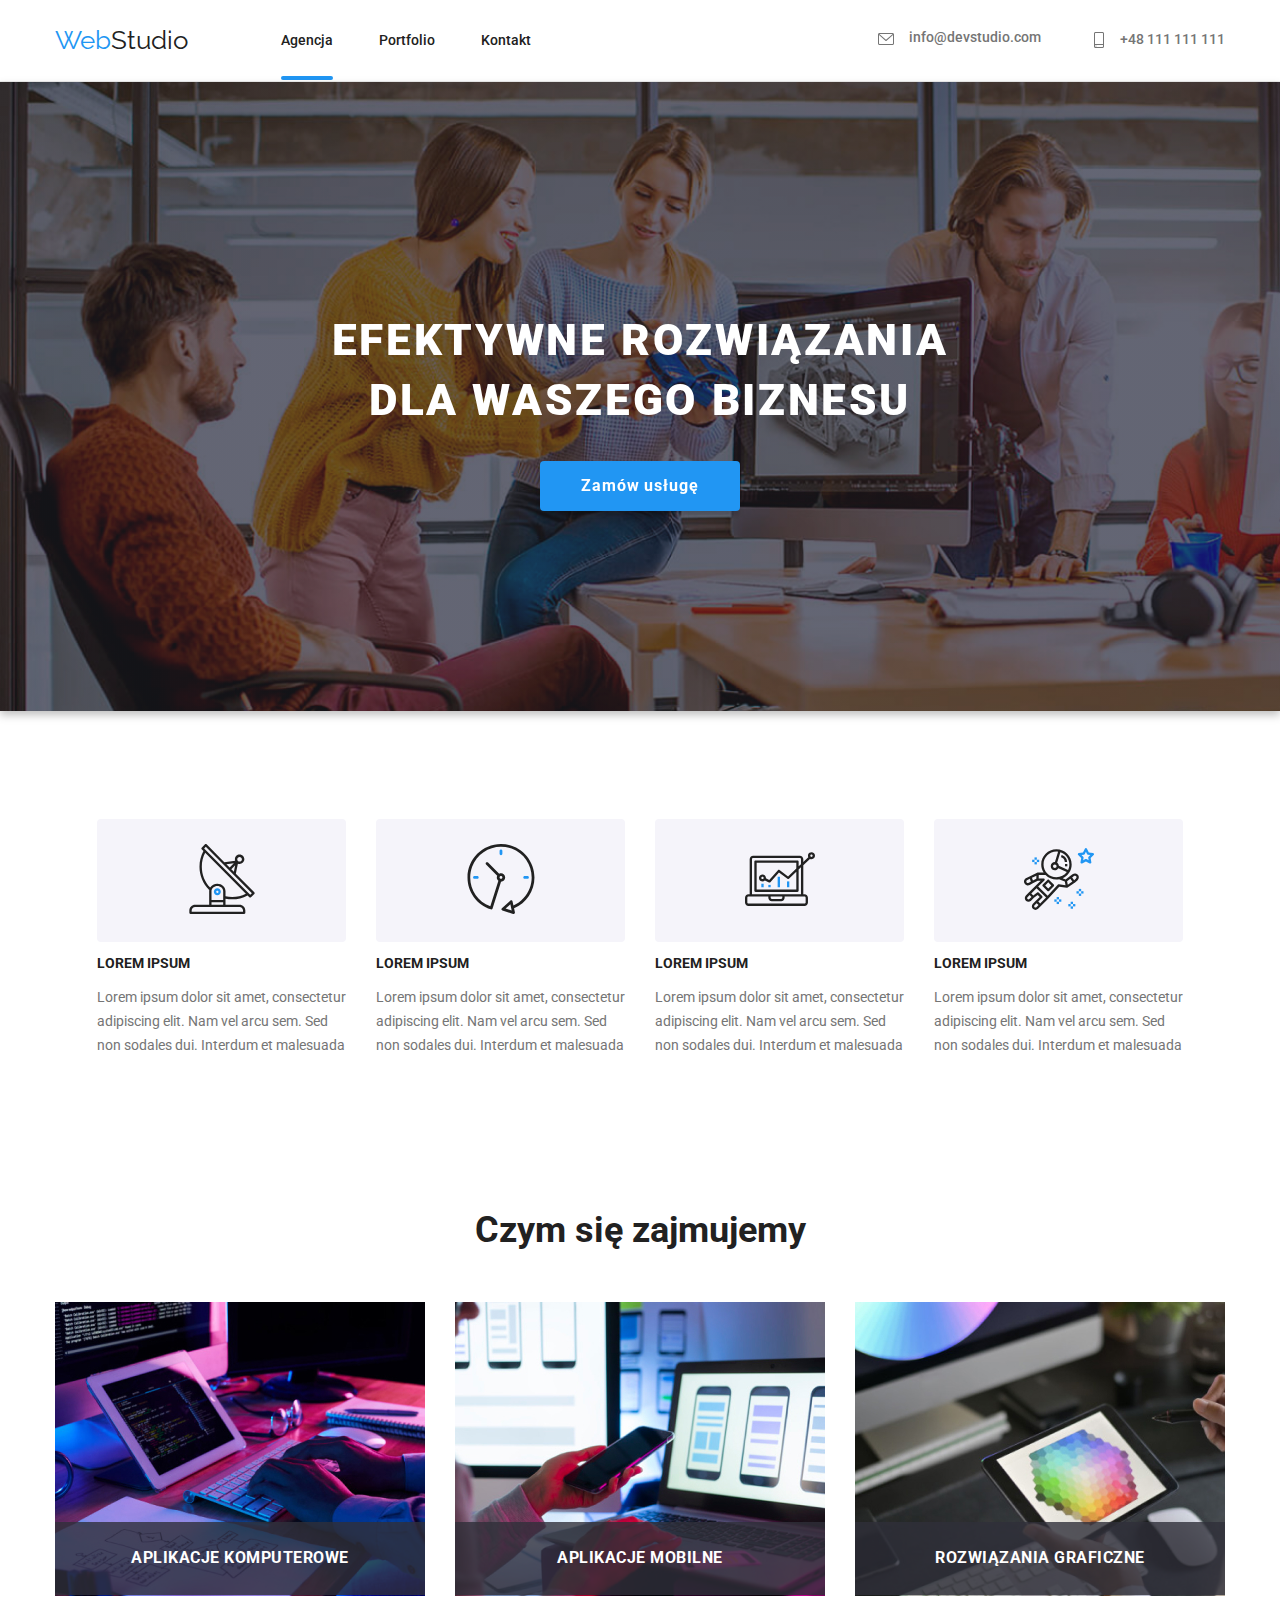
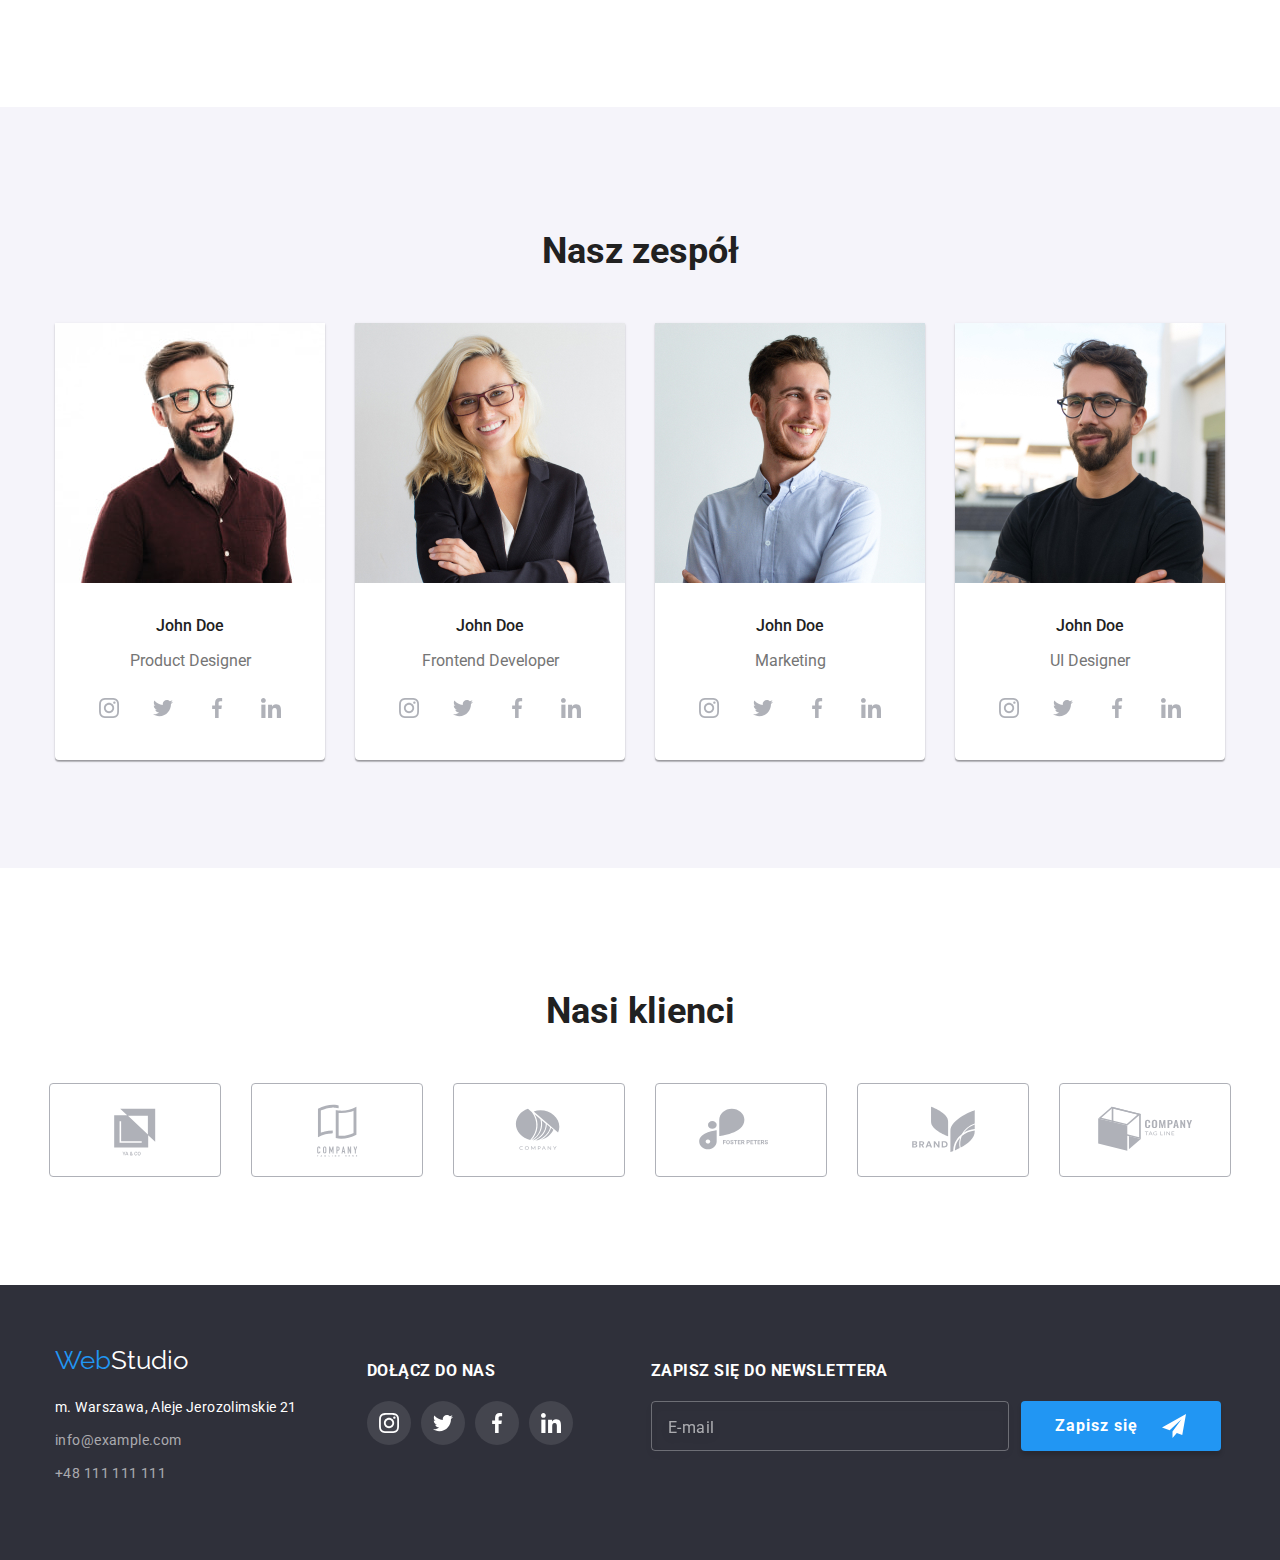
<file: index.html>
<!DOCTYPE html>
<html lang="pl">
  <head>
    <meta charset="UTF-8" />
    <meta http-equiv="X-UA-Compatible" content="IE=edge" />
    <meta name="viewport" content="width=device-width, initial-scale=1.0" />
    <title>Main page</title>
    <link rel="preconnect" href="https://fonts.googleapis.com" />
    <link rel="preconnect" href="https://fonts.gstatic.com" crossorigin />
    <link
      href="https://fonts.googleapis.com/css2?family=Raleway:wght@700&family=Roboto:wght@400;500;700;900&display=swap"
      rel="stylesheet"
    />
    <link
      rel="stylesheet"
      href="https://cdnjs.cloudflare.com/ajax/libs/modern-normalize/1.0.0/modern-normalize.min.css"
    />
    <link rel="stylesheet" href="./css/styles.css" />
  </head>
  <body>
    <header>
      <div class="container header-wrapper">
        <a href="./index.html" class="logo"
          ><span class="highlight">Web</span>Studio</a
        >
        <nav>
          <ul class="header-nav list-style">
            <li>
              <a href="./index.html" class="nav-link active-now">Agencja</a>
            </li>
            <li>
              <a href="./portfolio.html" class="nav-link">Portfolio</a>
            </li>
            <li><a href="#" class="nav-link">Kontakt</a></li>
          </ul>
        </nav>
        <ul class="header-contacts list-style">
          <li>
            <a href="mailto:info@devstudio.com" class="header-contact"
              ><svg class="header-contact-icon" width="20" height="16">
                <use href="./images/icons.svg#icon-envelope"></use>
              </svg>
              info@devstudio.com
            </a>
          </li>
          <li>
            <a href="tel:48111111111" class="header-contact"
              ><svg class="header-contact-icon" width="16" height="22">
                <use href="./images/icons.svg#icon-smartphone"></use>
              </svg>
              +48 111 111 111
            </a>
          </li>
        </ul>
      </div>
    </header>

    <main>
      <section class="section first-section">
        <div class="container">
          <h1 class="first-headline">
            EFEKTYWNE ROZWIĄZANIA <br />DLA WASZEGO BIZNESU
          </h1>
          <button type="button" class="main-button" data-modal-open>
            Zamów usługę
          </button>
        </div>
      </section>

      <section class="section">
        <div class="container">
          <h2 class="hide">Informacje wstępne</h2>
          <ul class="lorem-list list-style">
            <li>
              <div class="lorem-icons">
                <svg width="70" height="70">
                  <use href="./images/icons.svg#icon-antenna-1"></use>
                </svg>
              </div>
              <h3 class="heading-lorem">LOREM IPSUM</h3>
              <p class="lorem-text">
                Lorem ipsum dolor sit amet, consectetur<br />
                adipiscing elit. Nam vel arcu sem. Sed <br />
                non sodales dui. Interdum et malesuada
              </p>
            </li>
            <li>
              <div class="lorem-icons">
                <svg width="70" height="70">
                  <use href="./images/icons.svg#icon-clock-1"></use>
                </svg>
              </div>
              <h3 class="heading-lorem">LOREM IPSUM</h3>
              <p class="lorem-text">
                Lorem ipsum dolor sit amet, consectetur<br />
                adipiscing elit. Nam vel arcu sem. Sed <br />
                non sodales dui. Interdum et malesuada
              </p>
            </li>
            <li>
              <div class="lorem-icons">
                <svg width="70" height="70">
                  <use href="./images/icons.svg#icon-diagram-1"></use>
                </svg>
              </div>
              <h3 class="heading-lorem">LOREM IPSUM</h3>
              <p class="lorem-text">
                Lorem ipsum dolor sit amet, consectetur<br />
                adipiscing elit. Nam vel arcu sem. Sed <br />
                non sodales dui. Interdum et malesuada
              </p>
            </li>
            <li>
              <div class="lorem-icons">
                <svg width="70" height="70">
                  <use href="./images/icons.svg#icon-astronaut-1"></use>
                </svg>
              </div>
              <h3 class="heading-lorem">LOREM IPSUM</h3>
              <p class="lorem-text">
                Lorem ipsum dolor sit amet, consectetur<br />
                adipiscing elit. Nam vel arcu sem. Sed <br />
                non sodales dui. Interdum et malesuada
              </p>
            </li>
          </ul>
        </div>
      </section>

      <section class="section doing-section">
        <div class="container">
          <h2 class="h2-position">Czym się zajmujemy</h2>
          <ul class="doing-images list-style">
            <li class="psr">
              <img
                src="./images/box_1.jpg"
                alt="programista koduje"
                width="370"
                height="294"
              />
              <div>
                <h3 class="doing-img-description">APLIKACJE KOMPUTEROWE</h3>
              </div>
            </li>
            <li class="psr">
              <img
                src="./images/box_2.jpg"
                alt="kobieta projektuje aplikacje na telefon"
                width="370"
                height="294"
              />
              <div>
                <h3 class="doing-img-description">APLIKACJE MOBILNE</h3>
              </div>
            </li>
            <li class="psr">
              <img
                src="./images/box_3.jpg"
                alt="ktoś trzyma tablet i wybiera kolor"
                width="370"
                height="294"
              />
              <div>
                <h3 class="doing-img-description">ROZWIĄZANIA GRAFICZNE</h3>
              </div>
            </li>
          </ul>
        </div>
      </section>

      <section class="section main-light-background">
        <div class="container">
          <h2 class="h2-position">Nasz zespół</h2>
          <ul class="team-list list-style">
            <li class="team-li">
              <img
                src="./images/1_product_designer.jpg"
                alt="mężczyzna product designer"
                width="270"
                height="260"
              />
              <div class="team-description">
                <h3 class="full-name">John Doe</h3>
                <p class="profession">Product Designer</p>
                <ul class="list-style social-list">
                  <li class="social-li">
                    <a class="social-link" href="#">
                      <svg class="social-icon" width="20" height="20">
                        <use href="./images/icons.svg#icon-instagram-2"></use>
                      </svg>
                    </a>
                  </li>
                  <li>
                    <a class="social-link" href="#">
                      <svg class="social-icon" width="20" height="20">
                        <use href="./images/icons.svg#icon-twitter-1"></use>
                      </svg>
                    </a>
                  </li>
                  <li>
                    <a class="social-link" href="#">
                      <svg class="social-icon" width="20" height="20">
                        <use href="./images/icons.svg#icon-facebook-1"></use>
                      </svg>
                    </a>
                  </li>
                  <li>
                    <a class="social-link" href="#">
                      <svg class="social-icon" width="20" height="20">
                        <use href="./images/icons.svg#icon-linkedin-1"></use>
                      </svg>
                    </a>
                  </li>
                </ul>
              </div>
            </li>
            <li class="team-li">
              <img
                src="./images/2_frontend_developer.jpg"
                alt="kobieta frontend developer"
                width="270"
                height="260"
              />
              <div class="team-description">
                <h3 class="full-name">John Doe</h3>
                <p class="profession">Frontend Developer</p>
                <ul class="list-style social-list">
                  <li class="social-li">
                    <a class="social-link" href="#">
                      <svg class="social-icon" width="20" height="20">
                        <use href="./images/icons.svg#icon-instagram-2"></use>
                      </svg>
                    </a>
                  </li>
                  <li>
                    <a class="social-link" href="#">
                      <svg class="social-icon" width="20" height="20">
                        <use href="./images/icons.svg#icon-twitter-1"></use>
                      </svg>
                    </a>
                  </li>
                  <li>
                    <a class="social-link" href="#">
                      <svg class="social-icon" width="20" height="20">
                        <use href="./images/icons.svg#icon-facebook-1"></use>
                      </svg>
                    </a>
                  </li>
                  <li>
                    <a class="social-link" href="#">
                      <svg class="social-icon" width="20" height="20">
                        <use href="./images/icons.svg#icon-linkedin-1"></use>
                      </svg>
                    </a>
                  </li>
                </ul>
              </div>
            </li>
            <li class="team-li">
              <img
                src="./images/3_marketing.jpg"
                alt="mężczyzna marketing"
                width="270"
                height="260"
              />
              <div class="team-description">
                <h3 class="full-name">John Doe</h3>
                <p class="profession">Marketing</p>
                <ul class="list-style social-list">
                  <li class="social-li">
                    <a class="social-link" href="#">
                      <svg class="social-icon" width="20" height="20">
                        <use href="./images/icons.svg#icon-instagram-2"></use>
                      </svg>
                    </a>
                  </li>
                  <li>
                    <a class="social-link" href="#">
                      <svg class="social-icon" width="20" height="20">
                        <use href="./images/icons.svg#icon-twitter-1"></use>
                      </svg>
                    </a>
                  </li>
                  <li>
                    <a class="social-link" href="#">
                      <svg class="social-icon" width="20" height="20">
                        <use href="./images/icons.svg#icon-facebook-1"></use>
                      </svg>
                    </a>
                  </li>
                  <li>
                    <a class="social-link" href="#">
                      <svg class="social-icon" width="20" height="20">
                        <use href="./images/icons.svg#icon-linkedin-1"></use>
                      </svg>
                    </a>
                  </li>
                </ul>
              </div>
            </li>
            <li class="team-li">
              <img
                src="./images/4_ui_designer.jpg"
                alt="mężczyzna ui designer"
                width="270"
                height="260"
              />
              <div class="team-description">
                <h3 class="full-name">John Doe</h3>
                <p class="profession">UI Designer</p>
                <ul class="list-style social-list">
                  <li class="social-li">
                    <a class="social-link" href="#">
                      <svg class="social-icon" width="20" height="20">
                        <use href="./images/icons.svg#icon-instagram-2"></use>
                      </svg>
                    </a>
                  </li>
                  <li>
                    <a class="social-link" href="#">
                      <svg class="social-icon" width="20" height="20">
                        <use href="./images/icons.svg#icon-twitter-1"></use>
                      </svg>
                    </a>
                  </li>
                  <li>
                    <a class="social-link" href="#">
                      <svg class="social-icon" width="20" height="20">
                        <use href="./images/icons.svg#icon-facebook-1"></use>
                      </svg>
                    </a>
                  </li>
                  <li>
                    <a class="social-link" href="#">
                      <svg class="social-icon" width="20" height="20">
                        <use href="./images/icons.svg#icon-linkedin-1"></use>
                      </svg>
                    </a>
                  </li>
                </ul>
              </div>
            </li>
          </ul>
        </div>
      </section>

      <section class="section">
        <div class="container">
          <h2 class="h2-position">Nasi klienci</h2>
          <div>
            <ul class="list-style client-list">
              <li class="client-icons">
                <a class="client-link" href="#">
                  <svg width="170" height="92">
                    <use href="./images/icons.svg#icon-Client-1"></use>
                  </svg>
                </a>
              </li>
              <li class="client-icons">
                <a class="client-link" href="#">
                  <svg width="170" height="92">
                    <use href="./images/icons.svg#icon-Client-2"></use>
                  </svg>
                </a>
              </li>
              <li class="client-icons">
                <a class="client-link" href="#">
                  <svg width="170" height="92">
                    <use href="./images/icons.svg#icon-Client-3"></use>
                  </svg>
                </a>
              </li>
              <li class="client-icons">
                <a class="client-link" href="#">
                  <svg width="170" height="92">
                    <use href="./images/icons.svg#icon-Client-4"></use>
                  </svg>
                </a>
              </li>
              <li class="client-icons">
                <a class="client-link" href="#">
                  <svg width="170" height="92">
                    <use href="./images/icons.svg#icon-Client-5"></use>
                  </svg>
                </a>
              </li>
              <li class="client-icons">
                <a class="client-link" href="#">
                  <svg width="170" height="92">
                    <use href="./images/icons.svg#icon-Client-6"></use>
                  </svg>
                </a>
              </li>
            </ul>
          </div>
        </div>
      </section>
    </main>

    <footer class="footer">
      <div class="container">
        <div class="footer-left">
          <a href="./index.html" class="logo-footer"
            ><span class="highlight">Web</span>Studio</a
          >
          <address>
            <ul class="address-list list-style">
              <li>
                <a
                  href="https://goo.gl/maps/UYu189t7c9yPTh1o7"
                  target="_blank"
                  class="address"
                  >m. Warszawa, Aleje Jerozolimskie 21</a
                >
              </li>
              <li class="mail-footer">
                <a href="mailto:info@example.com" class="footer-contact"
                  >info@example.com</a
                >
              </li>
              <li>
                <a href="tel:48111111111" class="footer-contact"
                  >+48 111 111 111</a
                >
              </li>
            </ul>
          </address>
        </div>

        <div class="footer-middle">
          <h3 class="footer-text">DOŁĄCZ DO NAS</h3>
          <ul class="list-style footer-social-list">
            <li class="footer-social-li">
              <a class="footer-social-link" href="#">
                <svg class="social-icon" width="20" height="20">
                  <use href="./images/icons.svg#icon-instagram-2"></use>
                </svg>
              </a>
            </li>
            <li class="footer-social-li">
              <a class="footer-social-link" href="#">
                <svg class="social-icon" width="20" height="20">
                  <use href="./images/icons.svg#icon-twitter-1"></use>
                </svg>
              </a>
            </li>
            <li class="footer-social-li">
              <a class="footer-social-link" href="#">
                <svg class="social-icon" width="20" height="20">
                  <use href="./images/icons.svg#icon-facebook-1"></use>
                </svg>
              </a>
            </li>
            <li>
              <a class="footer-social-link" href="#">
                <svg class="social-icon" width="20" height="20">
                  <use href="./images/icons.svg#icon-linkedin-1"></use>
                </svg>
              </a>
            </li>
          </ul>
        </div>

        <div class="footer-right">
          <h3 class="footer-text">ZAPISZ SIĘ DO NEWSLETTERA</h3>
          <form class="footer-form">
            <label>
              <input
                class="footer-input"
                type="email"
                name="footer-form-email"
                placeholder="E-mail"
              />
            </label>
            <button type="submit" class="footer-form-btn">
              Zapisz się<svg class="footer-send-icon" width="24" height="24">
                <use href="./images/icons.svg#icon-send"></use>
              </svg>
            </button>
          </form>
        </div>
      </div>
    </footer>
    <div class="backdrop is-hidden" data-modal>
      <div class="modal">
        <button type="button" class="modal-close-btn" data-modal-close>
          <svg class="modal-close-icon" width="18" height="18">
            <use href="./images/icons.svg#icon-close-1"></use>
          </svg>
        </button>
        <form class="modal-form">
          <p class="form-title">Zostaw swoje dane w formularzu poniżej</p>
          <fieldset class="fieldset">
            <label for="name">Imię</label>
            <input
              class="form-personal-input"
              type="text"
              name="user-name"
              id="name"
            />
            <svg class="form-icon" width="18" height="18">
              <use href="./images/icons.svg#icon-person-black"></use>
            </svg>
          </fieldset>
          <fieldset class="fieldset">
            <label for="phone">Telefon</label>
            <input
              class="form-personal-input"
              type="tel"
              name="user-phone-number"
              id="phone"
              pattern="[0-9]{3}-[0-9]{3}-[0-9]{3}"
            />
            <svg class="form-icon" width="18" height="18">
              <use href="./images/icons.svg#icon-phone-black"></use>
            </svg>
          </fieldset>
          <fieldset class="fieldset">
            <label for="mail">Email</label>
            <input
              class="form-personal-input"
              type="email"
              name="user-email"
              id="mail"
            />
            <svg class="form-icon" width="18" height="18">
              <use href="./images/icons.svg#icon-email-black"></use>
            </svg>
          </fieldset>

          <fieldset class="fieldset user-comment">
            <label for="comment">Komentarz</label>
            <textarea class="textarea" placeholder="Wprowadź tekst"></textarea>
          </fieldset>
          <label class="legal-checkbox">
            <input
              class="checkbox"
              type="checkbox"
              name="rules-and-privacy-policy"
              id="legal"
            />
            <svg class="checkbox-icon" width="16" height="15">
              <use href="./images/icons.svg#icon-checkbox"></use>
            </svg>
            <svg class="checked-icon" width="16" height="15">
              <use href="./images/icons.svg#icon-checked"></use>
            </svg>
            <p class="checkbox-text">
              Oświadczam iż akceptuję <a href="#">Regulamin</a> i
              <a href="#">Politykę Prywatności</a>.
            </p>
          </label>
          <button class="modal-form-button" type="submit">Wyślij</button>
        </form>
      </div>
    </div>

    <script src="./js/modal.js"></script>
  </body>
</html>
</file>
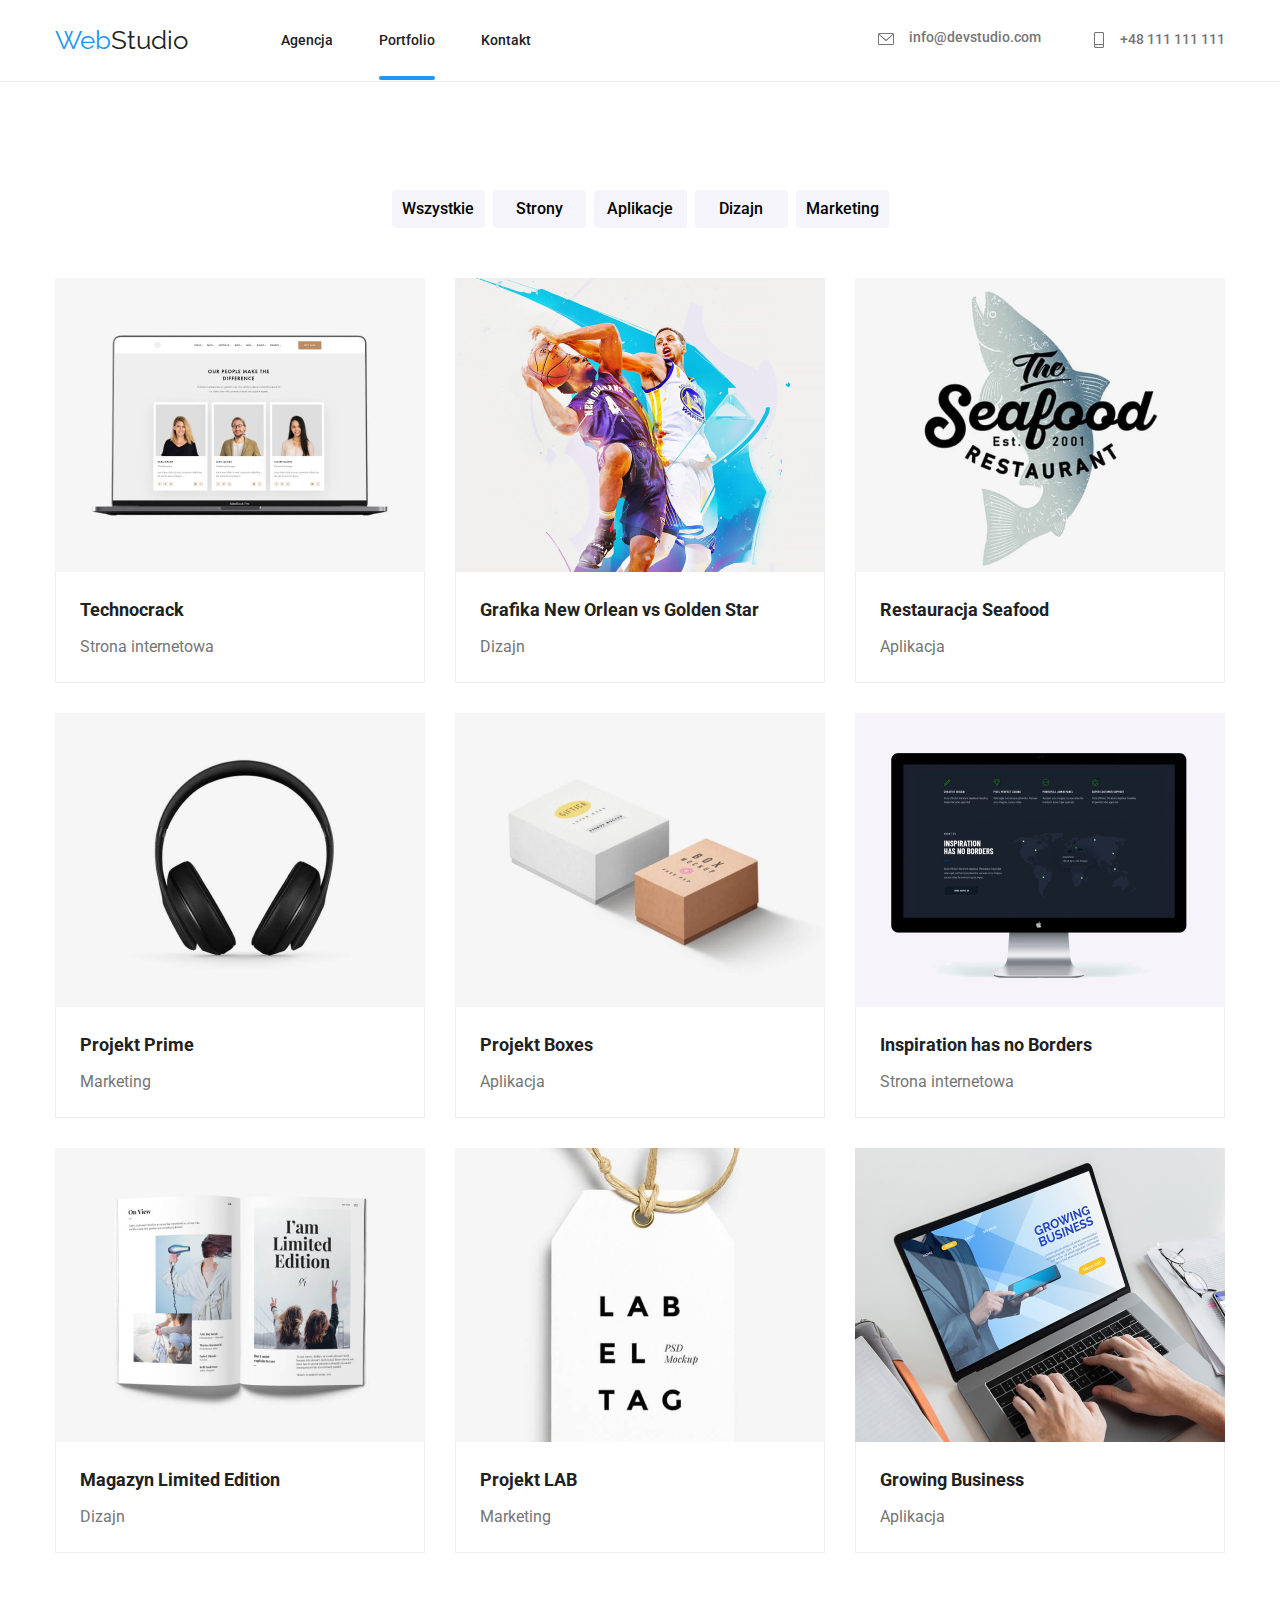
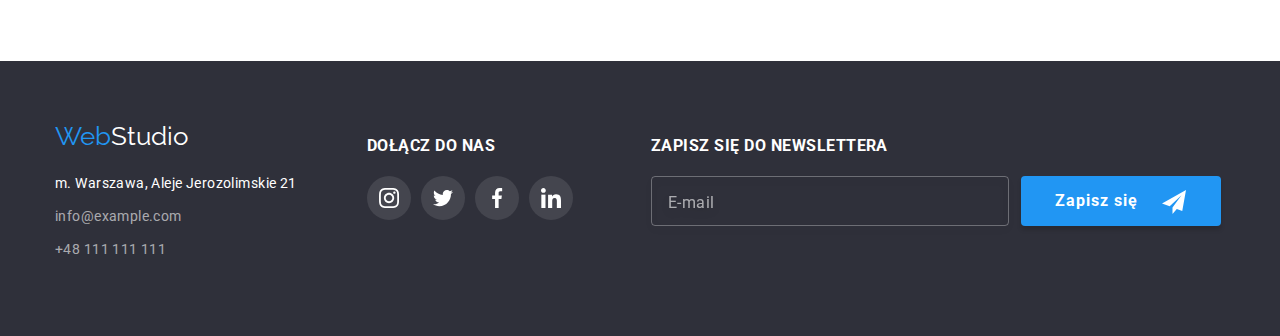
<file: portfolio.html>
<!DOCTYPE html>
<html lang="pl">
  <head>
    <meta charset="UTF-8" />
    <meta http-equiv="X-UA-Compatible" content="IE=edge" />
    <meta name="viewport" content="width=device-width, initial-scale=1.0" />
    <title>Portfolio</title>
    <link rel="preconnect" href="https://fonts.googleapis.com" />
    <link rel="preconnect" href="https://fonts.gstatic.com" crossorigin />
    <link
      href="https://fonts.googleapis.com/css2?family=Raleway:wght@700&family=Roboto:wght@400;500;700;900&display=swap"
      rel="stylesheet"
    />
    <link
      rel="stylesheet"
      href="https://cdnjs.cloudflare.com/ajax/libs/modern-normalize/1.0.0/modern-normalize.min.css"
    />
    <link rel="stylesheet" href="./css/styles.css" />
  </head>
  <body>
    <header>
      <div class="container header-wrapper">
        <a href="./index.html" class="logo"
          ><span class="highlight">Web</span>Studio</a
        >
        <nav>
          <ul class="header-nav list-style">
            <li><a href="./index.html" class="nav-link">Agencja</a></li>
            <li>
              <a href="./portfolio.html" class="nav-link active-now"
                >Portfolio</a
              >
            </li>
            <li><a href="#" class="nav-link">Kontakt</a></li>
          </ul>
        </nav>
        <ul class="header-contacts list-style">
          <li>
            <a href="mailto:info@devstudio.com" class="header-contact"
              ><svg class="header-contact-icon" width="20" height="16">
                <use href="./images/icons.svg#icon-envelope"></use>
              </svg>
              info@devstudio.com
            </a>
          </li>
          <li>
            <a href="tel:48111111111" class="header-contact"
              ><svg class="header-contact-icon" width="16" height="22">
                <use href="./images/icons.svg#icon-smartphone"></use>
              </svg>
              +48 111 111 111
            </a>
          </li>
        </ul>
      </div>
    </header>

    <main>
      <section class="section">
        <div class="container">
          <h1 class="hide">Filtry</h1>
          <nav>
            <ul class="portfolio-buttons list-style">
              <li>
                <button type="button" class="portfolio-button">
                  Wszystkie
                </button>
              </li>
              <li>
                <button type="button" class="portfolio-button">Strony</button>
              </li>
              <li>
                <button type="button" class="portfolio-button">
                  Aplikacje
                </button>
              </li>
              <li>
                <button type="button" class="portfolio-button">Dizajn</button>
              </li>
              <li>
                <button type="button" class="portfolio-button">
                  Marketing
                </button>
              </li>
            </ul>
          </nav>

          <h2 class="hide">Projekty</h2>
          <ul class="portfolio-projects list-style">
            <li class="project-li">
              <div class="overlay-content">
                <img
                  src="./images/technocrack.jpg"
                  alt="strona internetowa technocrack na laptopie"
                  width="370"
                  height="294"
                  class="project-img"
                />
                <div class="overlay">
                  <p class="overlay-text">
                    Technocrack jest popularną platformą wykorzystywaną do
                    rozpowszechniania koronawirusa. Firmy wykorzystują tę
                    platformę do celów szpiegowskich i ataków na
                    niezabezpieczone serwery konkurencji
                  </p>
                </div>
              </div>
              <div class="project-description">
                <h3 class="project-name">Technocrack</h3>
                <p class="project-type">Strona internetowa</p>
              </div>
            </li>

            <li class="project-li">
              <div class="overlay-content">
                <img
                  src="./images/new_orlean_vs_golden_star.jpg"
                  alt="dwóch koszykarzy"
                  width="370"
                  height="294"
                  class="project-img"
                />
                <div class="overlay">
                  <p class="overlay-text">
                    Technocrack jest popularną platformą wykorzystywaną do
                    rozpowszechniania koronawirusa. Firmy wykorzystują tę
                    platformę do celów szpiegowskich i ataków na
                    niezabezpieczone serwery konkurencji
                  </p>
                </div>
              </div>
              <div class="project-description">
                <h3 class="project-name">Grafika New Orlean vs Golden Star</h3>
                <p class="project-type">Dizajn</p>
              </div>
            </li>

            <li class="project-li">
              <div class="overlay-content">
                <img
                  src="./images/restaurant_seafood.jpg"
                  alt="logo restauracji seafood"
                  width="370"
                  height="294"
                  class="project-img"
                />
                <div class="overlay">
                  <p class="overlay-text">
                    Technocrack jest popularną platformą wykorzystywaną do
                    rozpowszechniania koronawirusa. Firmy wykorzystują tę
                    platformę do celów szpiegowskich i ataków na
                    niezabezpieczone serwery konkurencji
                  </p>
                </div>
              </div>
              <div class="project-description">
                <h3 class="project-name">Restauracja Seafood</h3>
                <p class="project-type">Aplikacja</p>
              </div>
            </li>

            <li class="project-li">
              <div class="overlay-content">
                <img
                  src="./images/project_prime.jpg"
                  alt="słuchawki nauszne"
                  width="370"
                  height="294"
                  class="project-img"
                />
                <div class="overlay">
                  <p class="overlay-text">
                    Technocrack jest popularną platformą wykorzystywaną do
                    rozpowszechniania koronawirusa. Firmy wykorzystują tę
                    platformę do celów szpiegowskich i ataków na
                    niezabezpieczone serwery konkurencji
                  </p>
                </div>
              </div>
              <div class="project-description">
                <h3 class="project-name">Projekt Prime</h3>
                <p class="project-type">Marketing</p>
              </div>
            </li>

            <li class="project-li">
              <div class="overlay-content">
                <img
                  src="./images/project_boxes.jpg"
                  alt="dwa pudełka"
                  width="370"
                  height="294"
                  class="project-img"
                />
                <div class="overlay">
                  <p class="overlay-text">
                    Technocrack jest popularną platformą wykorzystywaną do
                    rozpowszechniania koronawirusa. Firmy wykorzystują tę
                    platformę do celów szpiegowskich i ataków na
                    niezabezpieczone serwery konkurencji
                  </p>
                </div>
              </div>
              <div class="project-description">
                <h3 class="project-name">Projekt Boxes</h3>
                <p class="project-type">Aplikacja</p>
              </div>
            </li>

            <li class="project-li">
              <div class="overlay-content">
                <img
                  src="./images/inspiration_has_no_borders.jpg"
                  alt="strona internetowa inspiration has no borders na monitorze"
                  width="370"
                  height="294"
                  class="project-img"
                />
                <div class="overlay">
                  <p class="overlay-text">
                    Technocrack jest popularną platformą wykorzystywaną do
                    rozpowszechniania koronawirusa. Firmy wykorzystują tę
                    platformę do celów szpiegowskich i ataków na
                    niezabezpieczone serwery konkurencji
                  </p>
                </div>
              </div>
              <div class="project-description">
                <h3 class="project-name">Inspiration has no Borders</h3>
                <p class="project-type">Strona internetowa</p>
              </div>
            </li>

            <li class="project-li">
              <div class="overlay-content">
                <img
                  src="./images/magazine_limited_edition.jpg"
                  alt="otwarty magazyn limited edition"
                  width="370"
                  height="294"
                  class="project-img"
                />
                <div class="overlay">
                  <p class="overlay-text">
                    Technocrack jest popularną platformą wykorzystywaną do
                    rozpowszechniania koronawirusa. Firmy wykorzystują tę
                    platformę do celów szpiegowskich i ataków na
                    niezabezpieczone serwery konkurencji
                  </p>
                </div>
              </div>
              <div class="project-description">
                <h3 class="project-name">Magazyn Limited Edition</h3>
                <p class="project-type">Dizajn</p>
              </div>
            </li>

            <li class="project-li">
              <div class="overlay-content">
                <img
                  src="./images/project_lab.jpg"
                  alt="etykieta z napisem lab"
                  width="370"
                  height="294"
                  class="project-img"
                />
                <div class="overlay">
                  <p class="overlay-text">
                    Technocrack jest popularną platformą wykorzystywaną do
                    rozpowszechniania koronawirusa. Firmy wykorzystują tę
                    platformę do celów szpiegowskich i ataków na
                    niezabezpieczone serwery konkurencji
                  </p>
                </div>
              </div>
              <div class="project-description">
                <h3 class="project-name">Projekt LAB</h3>
                <p class="project-type">Marketing</p>
              </div>
            </li>

            <li class="project-li">
              <div class="overlay-content">
                <img
                  src="./images/growing_business.jpg"
                  alt="aplikacja growing business na laptopie"
                  width="370"
                  height="294"
                  class="project-img"
                />
                <div class="overlay">
                  <p class="overlay-text">
                    Technocrack jest popularną platformą wykorzystywaną do
                    rozpowszechniania koronawirusa. Firmy wykorzystują tę
                    platformę do celów szpiegowskich i ataków na
                    niezabezpieczone serwery konkurencji
                  </p>
                </div>
              </div>
              <div class="project-description">
                <h3 class="project-name">Growing Business</h3>
                <p class="project-type">Aplikacja</p>
              </div>
            </li>
          </ul>
        </div>
      </section>
    </main>

    <footer class="footer">
      <div class="container">
        <div class="footer-left">
          <a href="./index.html" class="logo-footer"
            ><span class="highlight">Web</span>Studio</a
          >
          <address>
            <ul class="address-list list-style">
              <li>
                <a
                  href="https://goo.gl/maps/UYu189t7c9yPTh1o7"
                  target="_blank"
                  class="address"
                  >m. Warszawa, Aleje Jerozolimskie 21</a
                >
              </li>
              <li class="mail-footer">
                <a href="mailto:info@example.com" class="footer-contact"
                  >info@example.com</a
                >
              </li>
              <li>
                <a href="tel:48111111111" class="footer-contact"
                  >+48 111 111 111</a
                >
              </li>
            </ul>
          </address>
        </div>

        <div class="footer-middle">
          <h3 class="footer-text">DOŁĄCZ DO NAS</h3>
          <ul class="list-style footer-social-list">
            <li class="footer-social-li">
              <a class="footer-social-link" href="#">
                <svg class="social-icon" width="20" height="20">
                  <use href="./images/icons.svg#icon-instagram-2"></use>
                </svg>
              </a>
            </li>
            <li class="footer-social-li">
              <a class="footer-social-link" href="#">
                <svg class="social-icon" width="20" height="20">
                  <use href="./images/icons.svg#icon-twitter-1"></use>
                </svg>
              </a>
            </li>
            <li class="footer-social-li">
              <a class="footer-social-link" href="#">
                <svg class="social-icon" width="20" height="20">
                  <use href="./images/icons.svg#icon-facebook-1"></use>
                </svg>
              </a>
            </li>
            <li>
              <a class="footer-social-link" href="#">
                <svg class="social-icon" width="20" height="20">
                  <use href="./images/icons.svg#icon-linkedin-1"></use>
                </svg>
              </a>
            </li>
          </ul>
        </div>

        <div class="footer-right">
          <h3 class="footer-text">ZAPISZ SIĘ DO NEWSLETTERA</h3>
          <form class="footer-form">
            <label>
              <input
                class="footer-input"
                type="email"
                name="footer-form-email"
                placeholder="E-mail"
              />
            </label>
            <button type="submit" class="footer-form-btn">
              Zapisz się<svg class="footer-send-icon" width="24" height="24">
                <use href="./images/icons.svg#icon-send"></use>
              </svg>
            </button>
          </form>
        </div>
      </div>
    </footer>
  </body>
</html>
</file>
<file: css/styles.css>
:root {
  --main-text-color: #212121;
  --second-type-color: #ffffff;
  --highlight-color: #2196f3;
  --paragrapgh-color: #757575;
  --second-background: #2f303a;
  --third-background: #f5f4fa;
}

body {
  font-family: "Roboto", sans-serif;
  font-size: 14px;
  color: var(--main-text-color);
  margin: 0;
}

a {
  text-decoration: none;
}

.logo {
  font-family: "Raleway", sans-serif;
  line-height: 1.19;
  font-size: 26px;
  color: var(--main-text-color);
  text-decoration: none;
}

.highlight {
  color: var(--highlight-color);
}

.nav-link {
  font-weight: 500;
  line-height: 1.14;
  text-decoration: none;
  color: var(--main-text-color);
  transition: color 250ms cubic-bezier(0.4, 0, 0.2, 1);
  position: relative;
}

.nav-link:hover,
.nav-link:focus {
  color: var(--highlight-color);
}

.active-now:visited {
  color: var(--highlight-color);
}

.active-now::after {
  content: "";
  position: absolute;
  background-color: #2196f3;
  width: 100%;
  height: 4px;
  border-radius: 2px;
  left: 0;
  bottom: -32px;
}

.header-contact {
  font-weight: 500;
  line-height: 1.14;
  color: var(--paragrapgh-color);
  text-decoration: none;
  transition: color 250ms cubic-bezier(0.4, 0, 0.2, 1);
}

.header-contact:hover,
.header-contact:focus {
  color: var(--highlight-color);
}

.header-contact-icon {
  fill: currentColor;
  margin-right: 10px;
  vertical-align: middle;
  /* transition: fill 250ms cubic-bezier(0.4, 0, 0.2, 1); */
}

.first-headline {
  font-weight: 900;
  font-size: 44px;
  line-height: 1.3636;
  text-align: center;
  letter-spacing: 0.06em;
  text-transform: uppercase;
  color: var(--second-type-color);
}

.main-button {
  background: var(--highlight-color);
  box-shadow: 0px 4px 4px rgba(0, 0, 0, 0.15);
  border-radius: 4px;
  width: 200px;
  height: 50px;
  color: var(--second-type-color);
  border: 0;
  font-weight: 700;
  font-size: 16px;
  line-height: 1.875;
  letter-spacing: 0.06em;
}

.lorem-icons {
  background: var(--third-background);
  border-radius: 4px;
  padding-top: 25px;
  padding-bottom: 25px;
  text-align: center;
}

.heading-lorem {
  font-weight: 700;
  font-size: 14px;
  line-height: 1.14;
}

.lorem-text {
  line-height: 1.71;
  color: var(--paragrapgh-color);
}

h2 {
  font-size: 36px;
  line-height: 1.166;
  color: var(--main-text-color);
}

.main-light-background {
  background: var(--third-background);
}

.full-name {
  font-weight: 500;
  font-size: 16px;
  line-height: 1.1875;
}

.profession {
  font-size: 16px;
  line-height: 1.1875;
  color: var(--paragrapgh-color);
}

.logo-footer {
  font-family: "Raleway", sans-serif;
  line-height: 1.19;
  font-size: 26px;
  color: var(--second-type-color);
  text-decoration: none;
}

.address {
  line-height: 1.71;
  color: var(--second-type-color);
  text-decoration: none;
  font-style: normal;
  letter-spacing: 0.03em;
  transition: color 250ms cubic-bezier(0.4, 0, 0.2, 1);
}

.address:hover,
.address:focus {
  color: var(--highlight-color);
}

.footer-contact {
  font-style: normal;
  line-height: 1.71;
  letter-spacing: 0.03em;
  color: rgba(255, 255, 255, 0.6);
  text-decoration: none;
  transition: color 250ms cubic-bezier(0.4, 0, 0.2, 1);
}

.footer-contact:hover,
.footer-contact:focus {
  color: var(--highlight-color);
}

.footer-text {
  color: var(--second-type-color);
  letter-spacing: 0.03em;
  text-transform: uppercase;
  margin-bottom: 20px;
}

.horizontal-line {
  border: 1px solid #ececec;
}

.portfolio-button {
  background: var(--third-background);
  border-radius: 4px;
  width: 93px;
  height: 38px;
  border: 0;
  font-family: "Roboto";
  font-weight: 500;
  font-size: 16px;
  line-height: 1.625;
  transition: background-color 250ms cubic-bezier(0.4, 0, 0.2, 1),
    color 250ms cubic-bezier(0.4, 0, 0.2, 1),
    box-shadow 250ms cubic-bezier(0.4, 0, 0.2, 1);
}

.portfolio-button:hover,
.portfolio-button:focus {
  background-color: var(--highlight-color);
  color: var(--second-type-color);
  box-shadow: 0px 3px 1px rgba(0, 0, 0, 0.1), 0px 1px 2px rgba(0, 0, 0, 0.08),
    0px 2px 2px rgba(0, 0, 0, 0.12);
}

.project-name {
  margin-top: 0;
  margin-left: 24px;
  margin-bottom: 4px;
  font-weight: 700;
  font-size: 18px;
  line-height: 2;
  color: var(--main-text-color);
}

.project-type {
  margin-top: 0;
  margin-bottom: 20px;
  margin-left: 24px;
  font-size: 16px;
  line-height: 1.875;
  color: var(--paragrapgh-color);
}

.list-style {
  list-style: none;
  padding-left: 0;
}

button {
  cursor: pointer;
}

.container {
  margin: 0 auto;
  width: 100%;
  max-width: 1200px;
  padding: 0 15px;
}

.section {
  padding-top: 94px;
  padding-bottom: 94px;
}

.first-section {
  background: rgba(47, 48, 58, 0.4);
  background-image: linear-gradient(
      rgba(47, 48, 58, 0.4),
      rgba(47, 48, 58, 0.4)
    ),
    url("../images/background_img.jpg");
  background-repeat: no-repeat;
  background-size: cover;
  text-align: center;
  filter: drop-shadow(0px 4px 4px rgba(0, 0, 0, 0.25));
  padding: 200px 0;
}

header {
  border-bottom: 1px solid #ececec;
}

.header-wrapper {
  display: flex;
  align-items: center;
}

.header-nav {
  display: flex;
  margin-left: 93px;
  gap: 46px;
  padding: 32px 0;
  margin-top: 0;
  margin-bottom: 0;
}

.header-contacts {
  display: flex;
  margin-left: auto;
  gap: 50px;
}

.hide {
  position: absolute;
  width: 1px;
  height: 1px;
  padding: 0;
  margin: -1px;
  overflow: hidden;
  clip: rect(0, 0, 0, 0);
  border: 0;
}

.lorem-list {
  display: flex;
  gap: 30px;
  justify-content: center;
  align-items: center;
}

.doing-section {
  padding-top: 0;
}

.h2-position {
  text-align: center;
  margin-bottom: 50px;
}

.doing-images {
  display: flex;
  gap: 30px;
  padding-left: 0;
}

.doing-img-description {
  position: absolute;
  background: rgba(47, 48, 58, 0.8);
  bottom: 4px;
  width: 100%;
  text-align: center;
  color: #ffffff;
  letter-spacing: 0.03em;
  padding-top: 27px;
  padding-bottom: 27px;
  margin: auto;
}

.team-list {
  display: flex;
  gap: 30px;
  padding-left: 0;
}

.team-description {
  text-align: center;
  margin-top: 30px;
}

.social-list {
  display: flex;
  align-items: center;
  justify-content: space-between;
  margin-left: 32px;
  margin-right: 32px;
  margin-bottom: 30px;
}

.social-link {
  display: flex;
  width: 44px;
  height: 44px;
  background-color: var(--second-type-color);
  color: #afb1b8;
  border-radius: 50%;
  justify-content: center;
  align-items: center;
  transition: background-color 250ms cubic-bezier(0.4, 0, 0.2, 1),
    color 250ms cubic-bezier(0.4, 0, 0.2, 1);
}

.social-icon {
  fill: currentColor;
  transition: fill 250ms cubic-bezier(0.4, 0, 0.2, 1);
}

.social-link:hover,
.social-link:focus {
  background-color: var(--highlight-color);
  color: var(--second-type-color);
}

.team-li {
  background-color: var(--second-type-color);
  box-shadow: 0px 1px 3px rgba(0, 0, 0, 0.12), 0px 1px 1px rgba(0, 0, 0, 0.14),
    0px 2px 1px rgba(0, 0, 0, 0.2);
  border-radius: 0px 0px 4px 4px;
}

.client-list {
  display: flex;
  gap: 30px;
  justify-content: center;
  align-items: center;
}

.client-link {
  display: flex;
  align-items: center;
  border: 1px solid #afb1b8;
  border-radius: 4px;
  fill: #afb1b8;
  transition: border 250ms cubic-bezier(0.4, 0, 0.2, 1),
    fill 250ms cubic-bezier(0.4, 0, 0.2, 1);
}

.client-link:hover,
.client-link:focus {
  fill: var(--highlight-color);
  border: 1px solid var(--highlight-color);
}

.footer {
  background: var(--second-background);
  padding: 60px 0;
}

.footer .container {
  display: flex;
}

.footer-social-list {
  display: flex;
  align-items: center;
  justify-content: space-between;
}

.footer-social-li {
  margin-right: 10px;
}

.footer-social-link {
  display: flex;
  width: 44px;
  height: 44px;
  background-color: rgba(255, 255, 255, 0.1);
  color: var(--second-type-color);
  border-radius: 50%;
  justify-content: center;
  align-items: center;
  transition: background-color 250ms cubic-bezier(0.4, 0, 0.2, 1),
    fill 250ms cubic-bezier(0.4, 0, 0.2, 1);
}

.footer-social-link .footer-icon {
  fill: currentColor;
}

.footer-social-link:hover,
.footer-social-link:focus {
  background-color: var(--highlight-color);
  fill: var(--second-type-color);
}

.footer-middle {
  margin-left: 70px;
}

.address-list {
  margin-top: 20px;
  padding-left: 0;
}

.mail-footer {
  margin-top: 9px;
  margin-bottom: 9px;
}

.footer-right {
  margin-left: 78px;
}

.footer-form {
  display: flex;
  gap: 12px;
}

.footer-input {
  width: 358px;
  height: 50px;
  background-color: transparent;
  outline: transparent;
  border: 1px solid rgba(255, 255, 255, 0.3);
  filter: drop-shadow(0px 4px 4px rgba(0, 0, 0, 0.15));
  border-radius: 4px;
  padding: 15px 0 15px 16px;
  color: var(--second-type-color);
  font-weight: 400;
  font-size: 20px;
  line-height: 1.25;
  letter-spacing: 0.03em;
}

.footer-input::placeholder {
  font-weight: 400;
  font-size: 16px;
  line-height: 1.25;
  letter-spacing: 0.03em;
  color: rgba(255, 255, 255, 0.6);
}

.footer-form-btn {
  background: var(--highlight-color);
  box-shadow: 0px 4px 4px rgba(0, 0, 0, 0.15);
  border-radius: 4px;
  width: 200px;
  height: 50px;
  color: var(--second-type-color);
  border: 0;
  font-weight: 700;
  font-size: 16px;
  line-height: 1.875;
  letter-spacing: 0.06em;
  padding: 0;
}

.footer-send-icon {
  vertical-align: middle;
  margin-left: 24px;
}

.portfolio-buttons {
  display: flex;
  justify-content: center;
  gap: 8px;
  margin-bottom: 50px;
  padding-left: 0;
}

.portfolio-projects {
  display: flex;
  flex-wrap: wrap;
  gap: 30px;
  justify-content: center;
  padding-left: 0;
}

.project-li {
  flex-basis: calc((100% - 60px) / 3);
  cursor: pointer;
  transition: box-shadow 250ms cubic-bezier(0.4, 0, 0.2, 1);
}

.project-li:hover,
.project-li:focus {
  box-shadow: 0px 1px 1px rgba(0, 0, 0, 0.12), 0px 4px 4px rgba(0, 0, 0, 0.06),
    1px 4px 6px rgba(0, 0, 0, 0.16);
}

img {
  max-width: 100%;
}

.project-img {
  display: block;
}

.project-description {
  padding-top: 20px;
  border-right: 1px solid #eeeeee;
  border-bottom: 1px solid #eeeeee;
  border-left: 1px solid #eeeeee;
}

.overlay-content {
  position: relative;
  overflow: hidden;
}

.overlay {
  position: absolute;
  top: 0;
  left: 0;
  width: 100%;
  height: 100%;
  background-color: rgba(33, 150, 243, 0.9);
  transform: translateY(100%);
  transition: transform 250ms cubic-bezier(0.4, 0, 0.2, 1);
}

.project-li:hover .overlay {
  transform: translateY(0);
}

.overlay-text {
  margin: 0;
  padding-top: 49px;
  padding-left: 24px;
  padding-right: 45px;
  font-size: 18px;
  line-height: 1.55;
  letter-spacing: 0.03em;
  color: #ffffff;
}

.backdrop {
  position: fixed;
  left: 0;
  top: 0;
  height: 100%;
  width: 100%;
  background-color: rgba(0, 0, 0, 0.2);
}

.modal {
  position: absolute;
  width: 528px;
  min-height: 581px;
  background-color: #ffffff;
  transform: translate(-50%, -50%);
  top: 50%;
  left: 50%;
  box-shadow: 0px 1px 3px rgba(0, 0, 0, 0.12), 0px 1px 1px rgba(0, 0, 0, 0.14),
    0px 2px 1px rgba(0, 0, 0, 0.2);
  border-radius: 4px;
}

.modal-close-btn {
  position: absolute;
  width: 30px;
  height: 30px;
  background-color: #ffffff;
  border: 1px solid rgba(0, 0, 0, 0.1);
  border-radius: 50%;
  top: 8px;
  right: 8px;
  padding: 0;
}

.modal-close-icon {
  vertical-align: middle;
}

.is-hidden {
  opacity: 0;
  visibility: hidden;
  pointer-events: none;
  transform: scale(0);
}

.psr {
  position: relative;
}

.form-title {
  margin-top: 40px;
  margin-bottom: 30px;
  text-align: center;
  font-weight: 700;
  font-size: 20px;
  letter-spacing: 0.03em;
}

.fieldset {
  position: relative;
  border: 1px solid rgba(33, 33, 33, 0.2);
  border-radius: 4px;
  border-color: transparent;
  display: flex;
  padding: 5px;
  margin-block: 28px;
  margin-left: 40px;
  margin-right: 40px;
  padding: 0;
}

.form-personal-input {
  border: 0;
  border: 1px solid rgba(33, 33, 33, 0.2);
  border-radius: 4px;
  background-color: transparent;
  font-size: 16px;
  padding: 12px 12px;
  padding-left: 42px;
  width: 100%;
  outline: none;
  transition: border-color 250ms cubic-bezier(0.4, 0, 0.2, 1);
}

.form-icon {
  position: absolute;
  margin-block: 11px;
  margin-left: 12px;
  transition: fill 250ms cubic-bezier(0.4, 0, 0.2, 1);
}

.modal-form label {
  position: absolute;
  top: -18px;
  left: 0;
  font-weight: 400;
  font-size: 12px;
  line-height: 14px;
  letter-spacing: 0.01em;
  color: var(--paragrapgh-color);
}

.form-personal-input:focus {
  border: 1px solid #2196f3;
}

.form-personal-input:focus ~ .form-icon {
  fill: var(--highlight-color);
}

.modal-form .legal-checkbox {
  position: static;
}

.user-comment {
  height: 120px;
  margin-bottom: 20px;
}

.textarea {
  height: 100%;
  width: 100%;
  border: 0;
  resize: none;
  padding: 12px 16px;
  border: 1px solid rgba(33, 33, 33, 0.2);
  border-radius: 4px;
}

.textarea:focus {
  outline: var(--highlight-color);
  border: 1px solid #2196f3;
  border-radius: 4px;
}

.legal-checkbox {
  margin-left: 55px;
  margin-bottom: 30px;
  display: inline-flex;
  cursor: pointer;
}

.checkbox-text {
  margin-left: 8px;
  margin-top: 0;
  margin-bottom: 0;
  font-size: 14px;
  letter-spacing: 0.03em;
}

.checkbox-text a {
  text-decoration: underline;
  color: var(--highlight-color);
}

.modal-form-button {
  background: var(--highlight-color);
  box-shadow: 0px 4px 4px rgba(0, 0, 0, 0.15);
  border-radius: 4px;
  width: 200px;
  height: 50px;
  color: var(--second-type-color);
  border: 0;
  font-weight: 700;
  font-size: 16px;
  line-height: 1.875;
  letter-spacing: 0.06em;
  margin: 0 164px;
}

.legal-checkbox input {
  position: relative;
  display: none;
}

.legal-checkbox input svg {
  position: absolute;
  top: 0;
  left: 0;
}

.legal-checkbox input ~ .checked-icon {
  display: none;
}

.legal-checkbox input:checked ~ .checked-icon {
  background-color: var(--highlight-color);
  display: block;
  border-radius: 2px;
  padding: 1px;
}

.legal-checkbox input:checked ~ .checkbox-icon {
  display: none;
}
</file>
